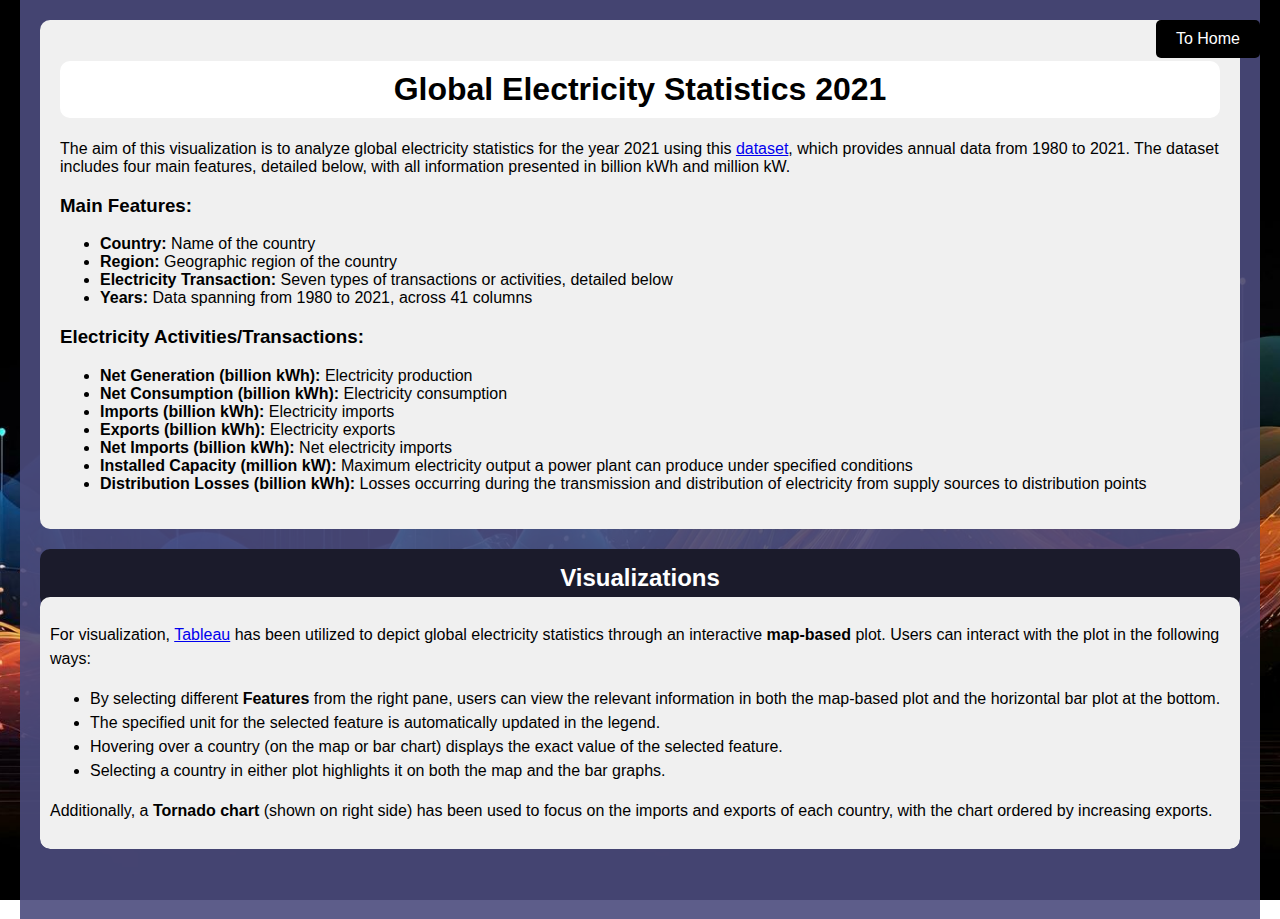
<file: assign3/assign.html>
<!DOCTYPE html>
<html lang="en">
<head>
  <meta charset="UTF-8">
  <meta name="viewport" content="width=device-width, initial-scale=1.0">
  <title>Assignment 3</title>
  <style>
          body {
      font-family: Arial, sans-serif;
      background-image: url('../assets/mian_bg.jpg');
      background-size: cover;
      background-attachment: fixed; 
      background-repeat: no-repeat;
      background-position: center center;
      margin: 0;
      padding: 0;
      display: flex;
      justify-content: center;
      align-items: center;
      min-height: 100vh;
    }

    .about-title {
      margin-bottom: 10px;
      padding: 10px; 
      padding-bottom: 20px;
    }
    
    .content {
      word-wrap: break-word;
      background-color: rgba(75, 75, 125, 0.9);
      padding: 20px;
      width: 1200px;
    }
    
    .plot-container {
      margin-bottom: 50px;
      color: white; 
      background-color: transparent; 
      border-radius: 10px; 
      overflow: hidden; 
    }
    
        .viz {
      margin: auto;
      text-align: center; 
      width: 80%; 
    }
    
      .plot-title { 
      font-size: 24px;
      font-weight: bold;
      margin-bottom: 10px;
      background-color:#1b1b2b; 
      padding: 15px; 
      margin-top: 20px;
      margin-bottom: -10px;
      text-align: center;
      color: white;
      border-radius: 10px;
    }
    .plot-description {
      font-size: 16px;
      line-height: 1.5;
      padding: 10px; 
      background-color: #f0f0f0;
      border-radius: 10px;
      color: black;
    }
    
    .bad_vis_image{
    display: block;
    margin-left: auto;
    margin-right: auto;
    width: 60%;}
    
	.plot-div {
	display: block;
	width: 100%;
      margin: 0 auto;
      background-color: transparent; 
	}

        .home-button {
      position: fixed;
      top: 20px;
      right: 20px;
      padding: 10px 20px;
      background-color: black;
      color: white;
      text-decoration: none;
      border-radius: 5px;
    }
    
    .description em {
  	color: #808080;
	}
	
	.description {
  	color: black;
	}
    
  </style>
</head>
<body>
  <a href="../index.html" class="home-button">To Home</a>
  
  <div class="content">
    <div style="background-color: #f0f0f0; border-radius: 10px; padding: 20px;">
      <h1 style="text-align: center; background-color: white; border-radius: 10px; padding: 10px;">Global Electricity Statistics 2021</h1>

		<p>The aim of this visualization is to analyze global electricity statistics for the year 2021 using this <a href="https://www.kaggle.com/datasets/akhiljethwa/global-electricity-statistics">dataset</a>, which provides annual data from 1980 to 2021. The dataset includes four main features, detailed below, with all information presented in billion kWh and million kW.</p>
		
		<h3>Main Features:</h3>
		<ul>
		  <li><b>Country:</b> Name of the country</li>
		  <li><b>Region:</b> Geographic region of the country</li>
		  <li><b>Electricity Transaction:</b> Seven types of transactions or activities, detailed below</li>
		  <li><b>Years:</b> Data spanning from 1980 to 2021, across 41 columns</li>
		</ul>
		
		<h3>Electricity Activities/Transactions:</h3>
		<ul>
		  <li><b>Net Generation (billion kWh):</b> Electricity production</li>
		  <li><b>Net Consumption (billion kWh):</b> Electricity consumption</li>
		  <li><b>Imports (billion kWh):</b> Electricity imports</li>
		  <li><b>Exports (billion kWh):</b> Electricity exports</li>
		  <li><b>Net Imports (billion kWh):</b> Net electricity imports</li>
		  <li><b>Installed Capacity (million kW):</b> Maximum electricity output a power plant can produce under specified conditions</li>
		  <li><b>Distribution Losses (billion kWh):</b> Losses occurring during the transmission and distribution of electricity from supply sources to distribution points</li>
		</ul>
           
    </div>
    
    <div class="plot-container">
      <div class="plot-title">Visualizations</div>
      <div class="plot-description">
		<p>For visualization, <a href="https://www.tableau.com/">Tableau</a> has been utilized to depict global electricity statistics through an interactive <b>map-based</b> plot. Users can interact with the plot in the following ways:</p>
			<ul>
			  <li>By selecting different <b>Features</b> from the right pane, users can view the relevant information in both 
			  the map-based plot and the horizontal bar plot at the bottom.</li>
			  <li>The specified unit for the selected feature is automatically updated in the legend.</li>
			  <li>Hovering over a country (on the map or bar chart) displays the exact value of the selected feature.</li>
			  <li>Selecting a country in either plot highlights it on both the map and the bar graphs.</li>
			</ul>
			<p>Additionally, a <b>Tornado chart </b> (shown on right side) has been used to focus on the imports and exports of 
			each country, with the chart ordered by increasing exports.</p>
		      
        	<div class='tableauPlaceholder' id='viz1717445311235' style='position: relative;'>
	        	<noscript>
	        		<a href='#'><img alt='electricity_stats ' src='https:&#47;&#47;public.tableau.com&#47;static&#47;images&#47;gl&#47;global_electricity_stats&#47;electricity_stats&#47;1_rss.png' style='border: none' /></a>
	        	</noscript>
	        	<object class='tableauViz'  style='display:none;'>
		        	<param name='host_url' value='https%3A%2F%2Fpublic.tableau.com%2F' />
		        	<param name='embed_code_version' value='3' />
		        	<param name='site_root' value='' />
		        	<param name='name' value='global_electricity_stats&#47;electricity_stats' />
		        	<param name='tabs' value='no' />
		        	<param name='toolbar' value='yes' />
		        	<param name='static_image' value='https:&#47;&#47;public.tableau.com&#47;static&#47;images&#47;gl&#47;global_electricity_stats&#47;electricity_stats&#47;1.png' />
		        	<param name='animate_transition' value='yes' />
		        	<param name='display_static_image' value='yes' />
		        	<param name='display_spinner' value='yes' />
		        	<param name='display_overlay' value='yes' />
		        	<param name='display_count' value='yes' />
		        	<param name='language' value='en-US' />
		        	<param name='filter' value='publish=yes' />
	        	</object>
        	</div>
        	<script type='text/javascript'>
				 var divElement = document.getElementById('viz1717445311235');
				 var vizElement = divElement.getElementsByTagName('object')[0];                   
				 if ( divElement.offsetWidth > 800 ) 
				 	{ vizElement.style.width='100%';vizElement.style.height=(divElement.offsetWidth*0.75)+'px';} 
			 	 else if ( divElement.offsetWidth > 500 ) 
			 	 	{ vizElement.style.width='100%';vizElement.style.height=(divElement.offsetWidth*0.75)+'px';} 
			 	 else { vizElement.style.width='100%';vizElement.style.height='1127px';}                     
			 	 var scriptElement = document.createElement('script');                    
			 	 scriptElement.src = 'https://public.tableau.com/javascripts/api/viz_v1.js';                    
			 	 vizElement.parentNode.insertBefore(scriptElement, vizElement);                
		 	 </script>
      </div>
    </div>
    
  </div>

</body>
</html>
</file>
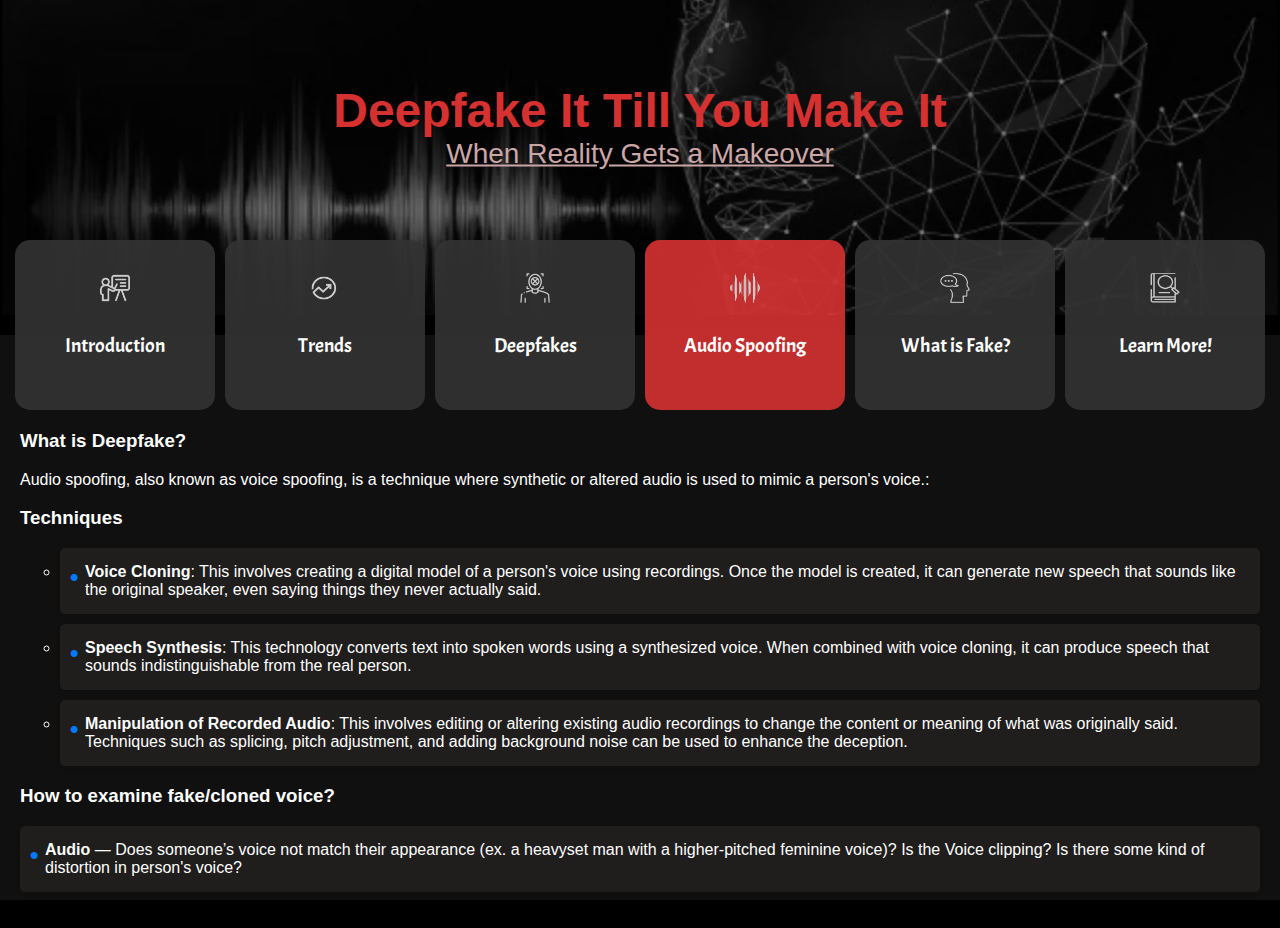
<file: project/content/audiospoof.html>
<!DOCTYPE html>
<html lang="en">
<head>
    <meta charset="UTF-8">
    <meta name="viewport" content="width=device-width, initial-scale=1.0">
    <title>DeepFake</title>
    <link rel="stylesheet" href="styles.css">
    <link href="https://fonts.googleapis.com/css2?family=Acme&display=swap" rel="stylesheet">
</head>
<body>
    <div class="header">
        <div class="header-text">
            <h1 class="main-title">Deepfake It Till You Make It</h1>
            <p class="subtitle">When Reality Gets a Makeover</p>
        </div>
    </div>

    <div class="panel-container" >
        <a href="../project.html" class="panel">
            <img src="../assets/intro.png" alt="Icon 1" class="panel-icon">
            <p class="panel-text">Introduction</p>
        </a>
        <a href="./trends.html" class="panel">
            <img src="../assets/trends.png" alt="Icon 2" class="panel-icon">
            <p class="panel-text">Trends</p>
        </a>
        <a href="./deepfake.html" class="panel">
            <img src="../assets/deepfake.png" alt="Icon 3" class="panel-icon">
            <p class="panel-text">Deepfakes</p>
        </a>
        <a href="./audiospoof.html" class="panel" style="background-color: rgba(214, 49, 49, 0.9);">
            <img src="../assets/audio.png" alt="Icon 4" class="panel-icon">
            <p class="panel-text">Audio Spoofing</p>
        </a>
        <a href="./game.html" class="panel">
            <img src="../assets/game.png" alt="Icon 5" class="panel-icon">
            <p class="panel-text">What is Fake?</p>
        </a>
        <a href="./explore.html" class="panel">
            <img src="../assets/explore.png" alt="Icon 6" class="panel-icon">
            <p class="panel-text">Learn More!</p>
        </a>
    </div>

    <div class="body">
        <div class="body-heading">
            <h3>What is Deepfake?</h3>
            <p>Audio spoofing, also known as voice spoofing, is a technique where synthetic or altered audio is used
                to mimic a person's voice.:</p>
            <h3>Techniques</h3>
                <ul class="styled-list">
                    <ul>
                        <li><b>Voice Cloning</b>: This involves creating a digital model of a person's voice 
                            using recordings. Once the model is created, it can generate new speech that sounds 
                            like the original speaker, even saying things they never actually said.</li>
                        <li><b>Speech Synthesis</b>: This technology converts text into spoken words using a 
                            synthesized voice. When combined with voice cloning, it can produce speech that 
                            sounds indistinguishable from the real person.</li>
                        <li><b>Manipulation of Recorded Audio</b>: This involves editing or altering existing 
                            audio recordings to change the content or meaning of what was originally said. 
                            Techniques such as splicing, pitch adjustment, and adding background noise can 
                            be used to enhance the deception.</li>
                    </ul>
                </ul>
            <h3>How to examine fake/cloned voice?</h3>
            <ul class="styled-list"> 
                <li><b>Audio</b> — Does someone’s voice not match their appearance (ex. a heavyset man with a higher-pitched feminine voice)? Is the Voice clipping? Is there some kind of distortion in person's voice?</li>
            </ul>   
        </div>
    </div>
    <script src="script.js"></script>
</body>
</html>
</file>
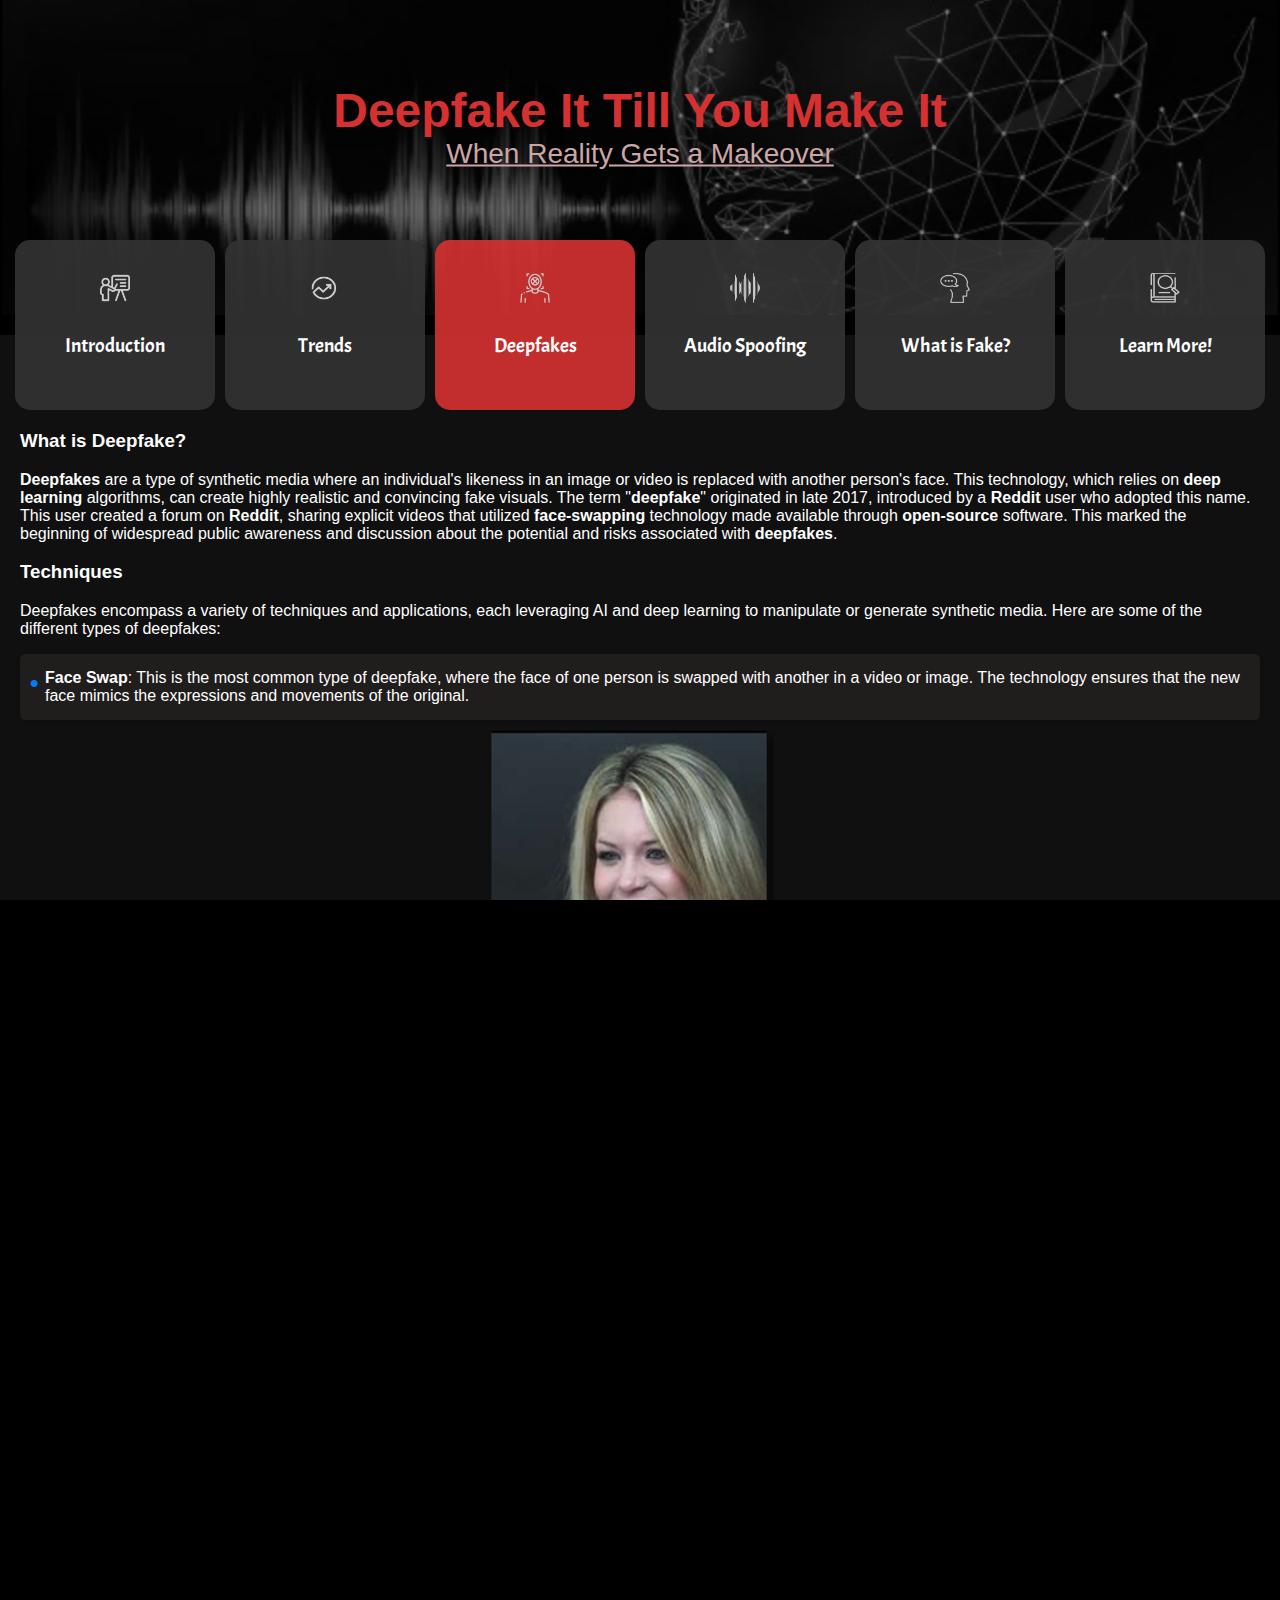
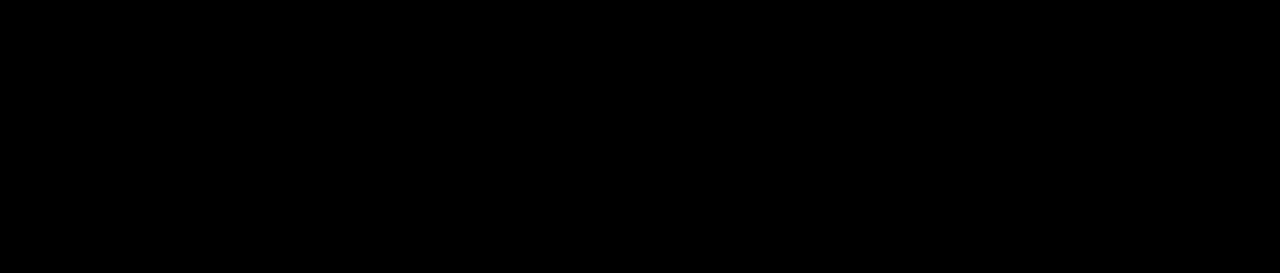
<file: project/content/deepfake.html>
<!DOCTYPE html>
<html lang="en">
<head>
    <meta charset="UTF-8">
    <meta name="viewport" content="width=device-width, initial-scale=1.0">
    <title>DeepFake</title>
    <link rel="stylesheet" href="styles.css">
    <link href="https://fonts.googleapis.com/css2?family=Acme&display=swap" rel="stylesheet">
    <style>
        .styled-list {
    list-style-type: none; /* Optional: Remove default list styling */
    padding: 0;
    margin: 0;
}

.styled-list li {
    margin-bottom: 20px; /* Optional: Add space between list items */
}

.image-text-container {
    display: flex;
    justify-content: center; /* Center the images and text horizontally */
    align-items: center;
    margin-top: 10px; /* Optional: Adjust to add space between text and images */
}

.image-container {
    position: relative;
    display: flex;
    justify-content: center; /* Center the images horizontally */
    align-items: center;
    margin-right: 20px; /* Space between image and text */
}

.image-container img {
    max-width: 300px; /* Set maximum width for the images */
    height: auto;
    display: none; /* Hide all images by default */
}

.image-container img.active {
    display: block; /* Show the active image */
}

.text-container {
    max-width: 300px; /* Optional: Set maximum width for the text */
}

.step-text {
    display: none; /* Hide all text by default */
}

.step-text.active {
    display: block; /* Show the active text */
}

.button-container {
    display: flex;
    justify-content: center;
    margin-top: 10px; /* Optional: Adjust to add space between images and buttons */
}

.button-container button {
    margin: 0 10px; /* Space between buttons */
    padding: 5px 10px;
    cursor: pointer;
}
    </style>
</head>
<body>
    <div class="header">
        <div class="header-text">
            <h1 class="main-title">Deepfake It Till You Make It</h1>
            <p class="subtitle">When Reality Gets a Makeover</p>
        </div>
    </div>

    <div class="panel-container" >
        <a href="../project.html" class="panel">
            <img src="../assets/intro.png" alt="Icon 1" class="panel-icon">
            <p class="panel-text">Introduction</p>
        </a>
        <a href="./trends.html" class="panel">
            <img src="../assets/trends.png" alt="Icon 2" class="panel-icon">
            <p class="panel-text">Trends</p>
        </a>
        <a href="./deepfake.html" class="panel" style="background-color: rgba(214, 49, 49, 0.9);">
            <img src="../assets/deepfake.png" alt="Icon 3" class="panel-icon">
            <p class="panel-text">Deepfakes</p>
        </a>
        <a href="./audiospoof.html" class="panel">
            <img src="../assets/audio.png" alt="Icon 4" class="panel-icon">
            <p class="panel-text">Audio Spoofing</p>
        </a>
        <a href="./game.html" class="panel">
            <img src="../assets/game.png" alt="Icon 5" class="panel-icon">
            <p class="panel-text">What is Fake?</p>
        </a>
        <a href="./explore.html" class="panel">
            <img src="../assets/explore.png" alt="Icon 6" class="panel-icon">
            <p class="panel-text">Learn More!</p>
        </a>
    </div>

    <div class="body">
        <div class="body-heading">
            <h3>What is Deepfake?</h3>
            <p><b>Deepfakes</b> are a type of synthetic media where an individual's likeness in an image or video is replaced with another person's face. 
                This technology, which relies on <b>deep learning</b> algorithms, can create highly realistic and convincing fake visuals.
                The term "<b>deepfake</b>" originated in late 2017, introduced by a <b>Reddit</b> user who adopted this name. This user created a forum on 
                <b>Reddit</b>, sharing explicit videos that utilized <b>face-swapping</b> technology made available through <b>open-source</b> software. This marked 
                the beginning of widespread public awareness and discussion about the potential and risks associated with <b>deepfakes</b>.</p>
            
            <h3>Techniques</h3>
            <p>Deepfakes encompass a variety of techniques and applications, each leveraging AI and deep learning to 
                manipulate or generate synthetic media. Here are some of the different types of deepfakes:</p>
                <ul class="styled-list">
                    <li><b>Face Swap</b>: This is the most common type of deepfake, where the face of one person is swapped with another in a video or image. The technology ensures that the new face mimics the expressions and movements of the original.</li>
                    <div class="image-container">
                        <img src="images/faceswap/pic1.png" alt="Face Swap Step 1" class="active">
                        <img src="images/faceswap/pic2.png" alt="Face Swap Step 2">
                        <img src="images/faceswap/pic3.png" alt="Face Swap Step 3">
                        <img src="images/faceswap/pic4.png" alt="Face Swap Step 4">
                        <img src="images/faceswap/pic5.png" alt="Face Swap Step 5">
                    </div>
                    <div class="text-container">
                        <p class="step-text active">Step 1: We have the source image and target image.</p>
                        <p class="step-text">Step 2: Extract Facial landmarks, make a mask of face and perfomr face alignment.</p>
                        <p class="step-text">Step 3: Extract the Region of Interest from Landmarks and transfer the expressions.</p>
                        <p class="step-text">Step 4: Transfer the source segmented landmarks to target face.</p>
                        <p class="step-text">Step 5: Apply blending.</p>
                    </div>
                    <div class="button-container">
                        <button id="prevBtn">Prev</button>
                        <button id="nextBtn">Next</button>
                    </div>
                    <li><b>Lip Sync</b>: In this type, the mouth movements of a person in a video are altered to match a different audio track, making it appear as though the person is saying something they did not actually say.</li>
                    <li><b>Face Generation</b>: This technique creates entirely new, realistic-looking faces that do not belong to any real person.</li>
                    <li><b>Style Transfer</b>: This technique involves altering the visual style of a video or image, such as making a video look like it was painted by a famous artist or transforming a live-action video into a cartoon.</li>
                </ul>
            <h3>How to examine deepfakes?</h3>
            <ul class="styled-list"> 
                <li><b>Face</b> — Is someone blinking too much or too little? Do their eyebrows fit their face? Is someone’s hair in the wrong spot? Does their skin look airbrushed or, conversely, are there too many wrinkles?</li>
                <li><b>Audio</b> — Does someone’s voice not match their appearance (ex. a heavyset man with a higher-pitched feminine voice).</li>
                <li><b>Lighting</b> — What sort of reflection, if any, are a person’s glasses giving under a light? (Deepfakes often fail to fully represent the natural physics of lighting.)</li>
            </ul>
        </div>
    </div>
    <script>
    const images = document.querySelectorAll('.image-container img');
    const texts = document.querySelectorAll('.text-container .step-text');
    let currentIndex = 0;

    document.getElementById('nextBtn').addEventListener('click', () => {
        images[currentIndex].classList.remove('active');
        texts[currentIndex].classList.remove('active');
        currentIndex = (currentIndex + 1) % images.length;
        images[currentIndex].classList.add('active');
        texts[currentIndex].classList.add('active');
    });

    document.getElementById('prevBtn').addEventListener('click', () => {
        images[currentIndex].classList.remove('active');
        texts[currentIndex].classList.remove('active');
        currentIndex = (currentIndex - 1 + images.length) % images.length;
        images[currentIndex].classList.add('active');
        texts[currentIndex].classList.add('active');
    });
    </script>
    <script src="script.js"></script>
</body>
</html>
</file>
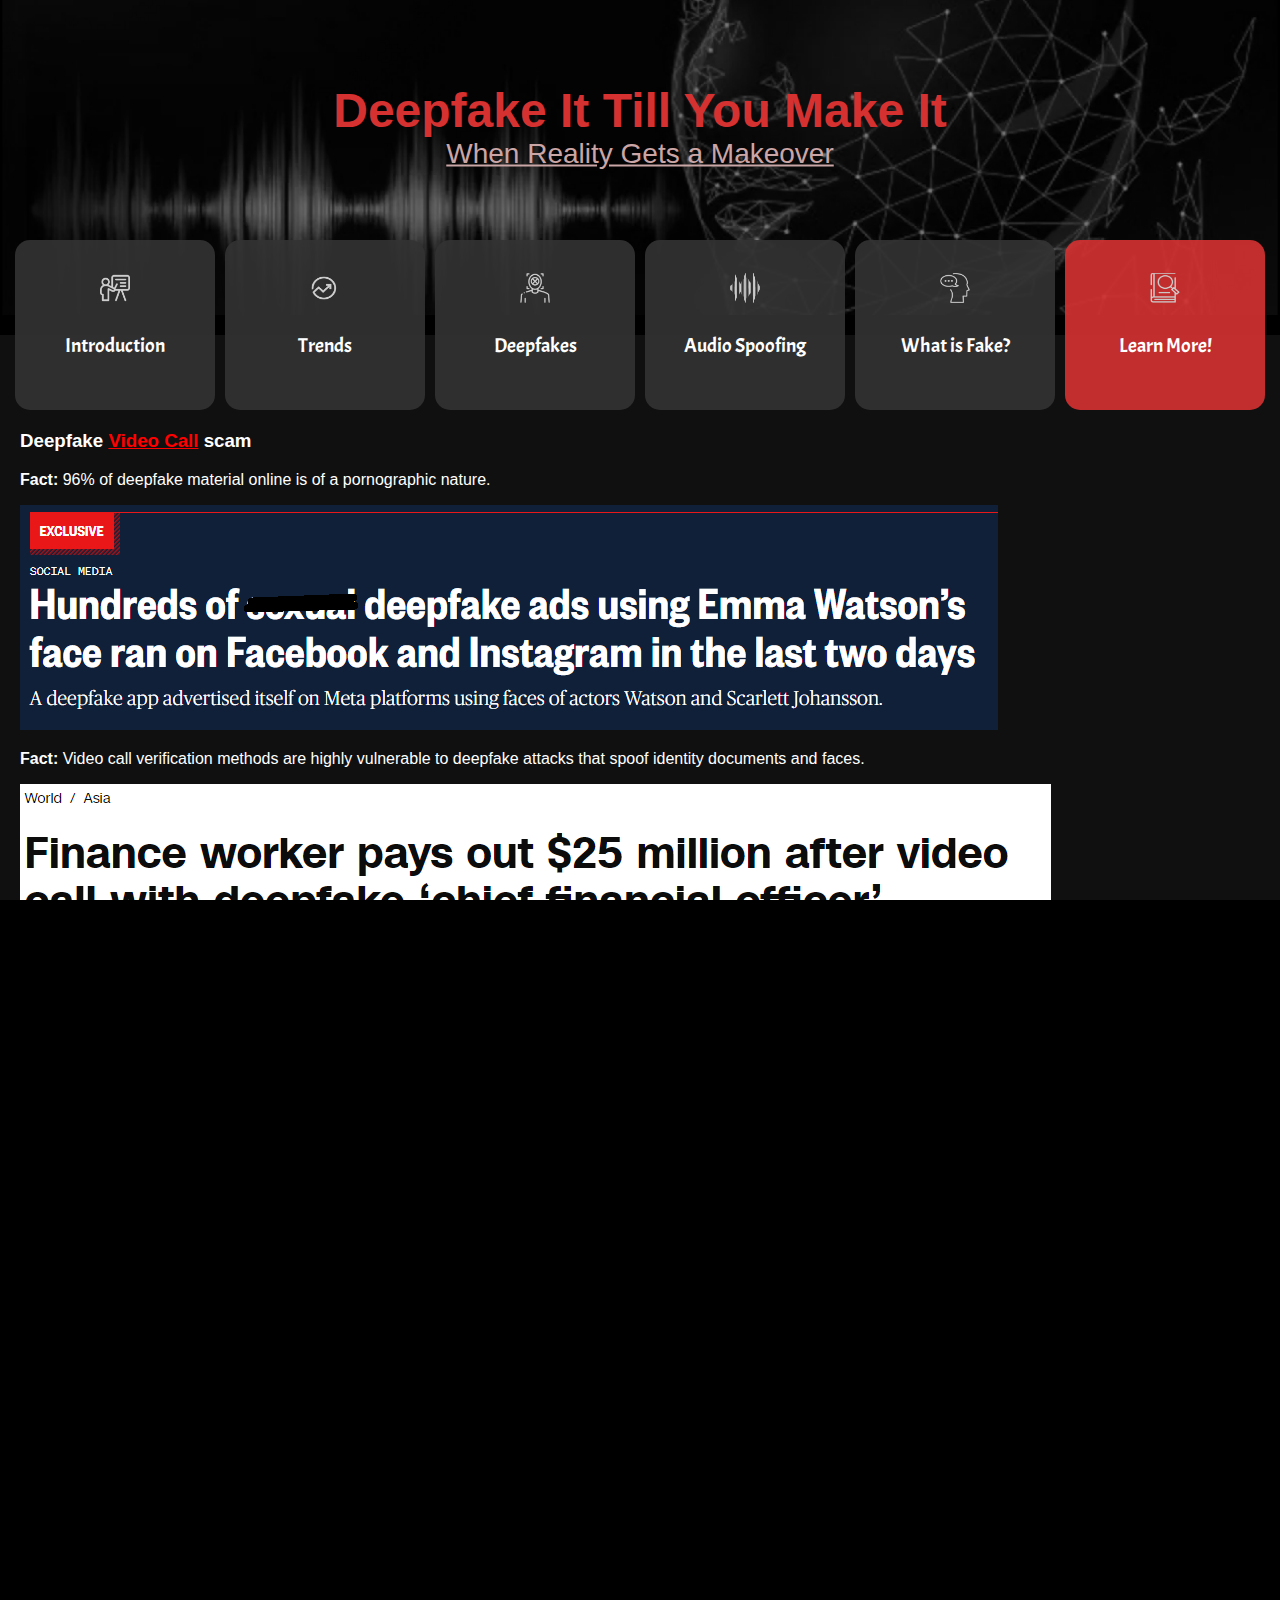
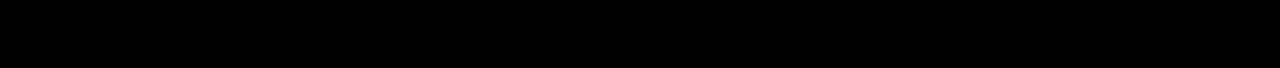
<file: project/content/explore.html>
<!DOCTYPE html>
<html lang="en">
<head>
    <meta charset="UTF-8">
    <meta name="viewport" content="width=device-width, initial-scale=1.0">
    <title>DeepFake</title>
    <link rel="stylesheet" href="styles.css">
    <link href="https://fonts.googleapis.com/css2?family=Acme&display=swap" rel="stylesheet">
</head>
<body>
    <div class="header">
        <div class="header-text">
            <h1 class="main-title">Deepfake It Till You Make It</h1>
            <p class="subtitle">When Reality Gets a Makeover</p>
        </div>
    </div>

    <div class="panel-container" >
        <a href="../project.html" class="panel">
            <img src="../assets/intro.png" alt="Icon 1" class="panel-icon">
            <p class="panel-text">Introduction</p>
        </a>
        <a href="./trends.html" class="panel">
            <img src="../assets/trends.png" alt="Icon 2" class="panel-icon">
            <p class="panel-text">Trends</p>
        </a>
        <a href="./deepfake.html" class="panel">
            <img src="../assets/deepfake.png" alt="Icon 3" class="panel-icon">
            <p class="panel-text">Deepfakes</p>
        </a>
        <a href="./audiospoof.html" class="panel">
            <img src="../assets/audio.png" alt="Icon 4" class="panel-icon">
            <p class="panel-text">Audio Spoofing</p>
        </a>
        <a href="./game.html" class="panel">
            <img src="../assets/game.png" alt="Icon 5" class="panel-icon">
            <p class="panel-text">What is Fake?</p>
        </a>
        <a href="./explore.html" class="panel"  style="background-color: rgba(214, 49, 49, 0.9);">
            <img src="../assets/explore.png" alt="Icon 6" class="panel-icon">
            <p class="panel-text">Learn More!</p>
        </a>
    </div>

    <div class="body">
        <div class="body-heading">
            <h3>Deepfake <a style="text-decoration: none;" href="https://www.theguardian.com/world/2024/feb/05/hong-kong-company-deepfake-video-conference-call-scam"><u style="color: red;">Video Call</u></a> scam</h3>
            <p><b>Fact:</b> 96% of deepfake material online is of a pornographic nature.</p>
            <a target="_blank" href="https://www.nbcnews.com/tech/social-media/emma-watson-deep-fake-scarlett-johansson-face-swap-app-rcna73624"><img src="images/explore_news1.PNG"/></a>
            <p><b>Fact:</b> Video call verification methods are highly vulnerable to deepfake attacks that spoof identity documents and faces.</p>
            <a target="_blank" href="https://www.cnn.com/2024/02/04/asia/deepfake-cfo-scam-hong-kong-intl-hnk/index.html"><img src="images/explore_news2.PNG"/></a>
            <h3>Datasets and Challenges</h3>
            <ul>
                <li><a style="color: red; text-decoration: none;" href="https://www.kaggle.com/c/deepfake-detection-challenge">Deepfake Detection Challenges</a></li>
                <li><a style="color: red; text-decoration: none;" href="https://github.com/DASH-Lab/FakeAVCeleb">Fake AV Celeb</a></li>
                <li><a style="color: red; text-decoration: none;" href="https://github.com/ondyari/FaceForensics">Face Forensics++</a></li>
                <li><a style="color: red; text-decoration: none;" href="https://www.asvspoof.org/">ASVSpoof</a>
                <li><a style="color: red; text-decoration: none;" href="https://deepfake-total.com/">Deepfake Total</a>
            </ul>
            <h3>Make your Own</h3>
            <ul>
                <li><a style="color: red; text-decoration: none;" href="https://this-person-does-not-exist.com/en">
                    This person does not exist.</a></li>
                <li><a style="color: red; text-decoration: none;" href="https://deepfakesweb.com/">
                    Deep Fake Web.</a></li>
                <li><a style="color: red; text-decoration: none;" href="https://hoodem.com/product/create-your-deepfake/">
                    Hoodem.</a></li>
                <li><a style="color: red; text-decoration: none;" href="https://www.heygen.com/?sid=rewardful&via=kim-tu&gad_source=1&gclid=CjwKCAjw1emzBhB8EiwAHwZZxS1CpzS9aU2jV3Suy_AjwYPRYsirOwAOvWh2I2hSIYgBQSjbLwloPRoCj6MQAvD_BwE">
                    Heygen Labs.</a></li>
                <li><a style="color: red; text-decoration: none;" href="https://fakeyou.com/">
                    Fake You.</a></li>
            </ul>
            <h3>Future Directions!</h3>
            <ul>
                <li>Add content for Multimodal Deepfakes.</li> 
                <li>Add Explainable and Interactive content for State-of-the-Art methods: GANs, VAE, Diffusion Models.</li> 
                <li>Adding more graphs for various trends.</li> 
                <li>Automated dashboard that can collect results from various Deepfake challenges.</li>
                <ul>
                    <li><a style="color: red; text-decoration: none;" href="https://paperswithcode.com/sota/deepfake-detection-on-fakeavceleb-1">FakeAVCeleb</a></li>
                </ul>
                <li>Embedding a Deep Learning model for users to generate their own deepfakes.</li>
                <li>Adding explainability for understanding decision-making, so users can better 
                    comprehend the underlying processes and rationale behind the results.</li>
            </ul>
            <h3>Help us improve!</h3>
            <p>Please take some time to fill out the <a style="color: red; text-decoration: none;" href="https://docs.google.com/forms/d/e/1FAIpQLSeXbDQMeWDQ4iwcBxBG7_rYqBCm437XwyHSuY802FoCfUBYQw/viewform?usp=sf_link"><b><u>survey.</u></b></a></p>
        </div>
    </div>
    <script src="script.js"></script>
</body>
</html>
</file>
<file: project/content/styles.css>
body, html {
    margin: 0;
    padding: 0;
    height: 100%;
    box-sizing: border-box;
    font-family: 'Arial', sans-serif;
    background-color: #000000;
    overflow-x: hidden;
    overflow-y: auto;
}

ul.styled-list {
    list-style-type: none;
    padding: 0;
}

ul.styled-list li {
    background: #201d1d;
    margin: 10px 0;
    padding: 15px;
    border-radius: 5px;
    box-shadow: 0 2px 4px rgba(0, 0, 0, 0.1);
    transition: background-color 0.3s ease;
    position: relative;
    padding-left: 25px; /* Space for the dot */
}

ul.styled-list li:hover {
    background-color: #410000;
}

ul.styled-list li::before {
    content: "•";
    color: #007BFF;
    font-weight: bold;
    position: absolute;
    left: 10px;
    font-size: 1.5em; /* Default dot size */
    transition: transform 0.3s ease; /* Smooth transition */
}

ul.styled-list li:hover::before {
    transform: scale(1.2); /* Increase dot size on hover */
}

.highlight-number {
    font-weight: bold;
    transition: font-size 0.3s ease;
}

ul.styled-list li:hover .highlight-number {
    font-size: 1.5em; /* Increase font size on hover */
    color: #FF6347; /* Optional: change color on hover */
}

#image1, #image2 {
    opacity: 0.9;
    max-width: 30%;
    height: auto;
    margin-left: 500px;
}

.header {
    position: relative;
    height: 35vh;
    width: 100%;
}

.header::before {
    content: '';
    position: absolute;
    top: 0;
    left: 0;
    width: 100%;
    height: 100%;
    background-image: url('../assets/header_bg.png');
    background-size: cover;
    background-position: center;
    filter: grayscale(100%);
    -webkit-filter: grayscale(100%);
    z-index: 1;
}

.header-text {
    position: absolute;
    top: 40%;
    left: 50%;
    transform: translate(-50%, -50%);
    text-align: center;
    z-index: 3;
    width: 90%;
    white-space: nowrap;
    overflow: hidden; 
    text-overflow: ellipsis; 
}

.main-title {
    font-size: 48px;
    margin: 0;
    color: #D63131;
}

.subtitle {
    font-size: 28px;
    margin: 0;
    color: #CBA6A6;
    text-decoration: underline;
}

.fake-images {
    display: grid;
    grid-template-columns: repeat(4, 1fr);
    gap: 10px;
    width: 80%; /* Increased width for larger images */
    height: 100%;
    margin: auto;
  }
  .fake-images .image-container {
    display: flex;
    justify-content: center;
    align-items: center;
    height: 100%; /* Ensure container takes full height of the cell */
  }
  .fake-images img {
    width: 100%;
    height: 350px; /* Set a specific height for the images */
    object-fit: cover; /* Ensure images cover the area without distortion */
    border: 2px solid #ccc;
    transition: transform 0.3s, box-shadow 0.3s;
    opacity: 0.5;
  }
  .fake-images img:hover {
    transform: scale(1.1); /* Zoom in on hover */
    box-shadow: 0 4px 8px rgba(0, 0, 0, 0.2); /* Add shadow on hover */
    opacity: 1;
  }
  
  .fake-images img.selected {
    opacity: 0.5; /* Change opacity when selected */
    border: 2px solid red; /* Change border color when selected */
    opacity: 1;
  }

  .button-div {
    grid-column: span 4; /* Make the button span all columns */
    display: flex;
    justify-content: center;
    align-items: center;
    background-color: #4CAF50;
    color: white;
    padding: 15px 32px;
    text-align: center;
    text-decoration: none;
    font-size: 16px;
    margin: 10px auto;
    cursor: pointer;
    border-radius: 4px;
    transition: background-color 0.3s, box-shadow 0.3s;
  }
  .button-div:hover {
    background-color: #45a049;
    box-shadow: 0 4px 8px rgba(0, 0, 0, 0.2);
  }

  .audio-grid {
    display: grid;
    grid-template-columns: repeat(4, 1fr);
    gap: 10px;
    width: 80%; /* Adjust width as necessary */
    margin: auto;
  }
  .audio-grid .audio-container {
    display: flex;
    justify-content: center;
    align-items: center;
    height: 100%;
  }
  .audio-grid audio {
    width: 100%;
    opacity: 0.5; /* Default opacity */
    transition: opacity 0.3s, border 0.3s; /* Smooth transition */
    cursor: pointer;
  }
  .audio-grid audio:hover {
    opacity: 1; /* Change opacity on hover */
  }
  .audio-grid audio.selected {
    border: 2px solid red; /* Visual effect for selected audio */
    opacity: 1;
  }

.panel-container {
    position: relative;
    top: -75px; 
    display: flex;
    justify-content: center;
    align-items: center;
    z-index: 4;
    flex-wrap: wrap;
    gap: 10px;
}

.panel {
    background-color: rgba(51, 51, 51, 0.9);
    color: white;
    padding: 10px;
    display: flex;
    align-items: center;
    justify-content: center;
    width: 180px;
    height: 150px;
    cursor: pointer; 
    flex-direction: column;
    text-align: center;
    border-radius: 15px; 
    text-decoration: none; 
}

.body-panel {
    background-color: rgba(51, 51, 51, 0.9);
    color: white;
    padding: 10px;
    display: flex;
    align-items: center;
    justify-content: center;
    width: 180px;
    height: 70px;
    cursor: pointer; 
    flex-direction: column;
    text-align: center;
    border-radius: 15px; 
    text-decoration: none; 
}

.panel img, .panel p {
    pointer-events: none; 
}



.panel-icon {
    width: 30px;
    height: 30px;
    margin-bottom: 10px;
}

.panel-text {
    font-size: 20px;
    font-family: 'Acme', sans-serif;
}

.body-panel-text {
    font-size: 20px;
    font-family: 'Acme', sans-serif;
}

.panel:hover {
    background-color: rgb(109, 108, 108);
}

.body-panel:hover {
    background-color: rgb(109, 108, 108);
}

.body {
    padding: 20px;
    margin-top: -150px;
    background-color: #101010;
    color: white;
    position: relative;
}

.body-heading {
    margin-top: 75px; 
}

.body-container {
    margin-top: 75px;
    display: flex;
    justify-content: flex-start;
    align-items: flex-start;
    gap: 20px;
}

.body-button {
    display: flex;
    flex-direction: column;
    gap: 10px;
}

.body-content {
    flex-grow: 1;
    padding: 20px;
    background-color: #202020;
    border-radius: 15px;
}

.content-section {
    display: none; /* Hide content sections by default */
}

@media (max-width: 1200px) {
    .main-title {
        font-size: 40px;
    }
    .subtitle {
        font-size: 24px;
    }
    .panel {
        width: 160px;
        height: 140px;
    }
    .panel-icon {
        width: 28px;
        height: 28px;
    }
    .panel-text {
        font-size: 18px;
    }
}

@media (max-width: 992px) {
    .main-title {
        font-size: 32px;
    }
    .subtitle {
        font-size: 20px;
    }
    .panel {
        width: 140px;
        height: 120px;
    }
    .panel-icon {
        width: 26px;
        height: 26px;
    }
    .panel-text {
        font-size: 16px;
    }
}

@media (max-width: 768px) {
    .main-title {
        font-size: 28px;
    }
    .subtitle {
        font-size: 18px;
    }
    .panel {
        width: 120px;
        height: 100px;
    }
    .panel-icon {
        width: 24px;
        height: 24px;
    }
    .panel-text {
        font-size: 14px;
    }
}

@media (max-width: 576px) {
    .main-title {
        font-size: 24px;
    }
    .subtitle {
        font-size: 16px;
    }
    .panel {
        width: 100px;
        height: 80px;
    }
    .panel-icon {
        width: 22px;
        height: 22px;
    }
    .panel-text {
        font-size: 12px;
    }
    .body-heading {
        margin-top: 100px;
    }
}
</file>
